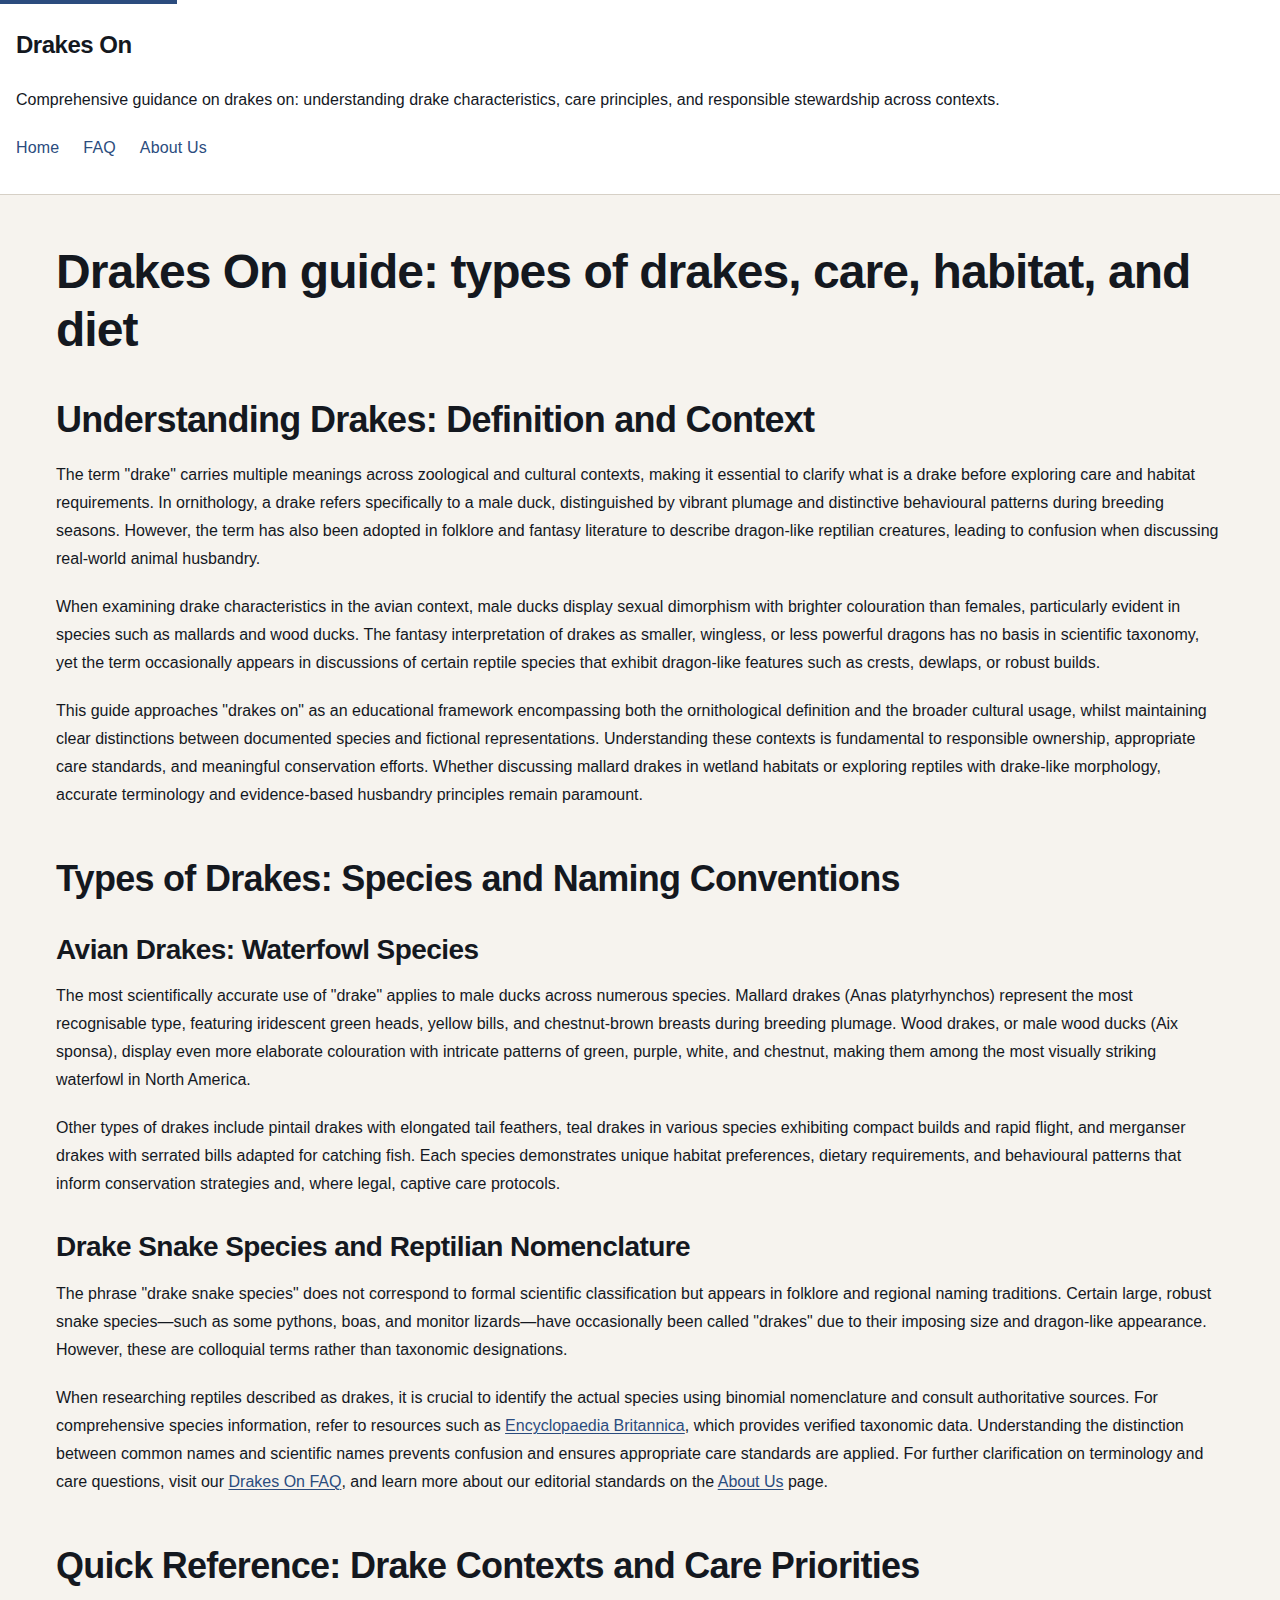
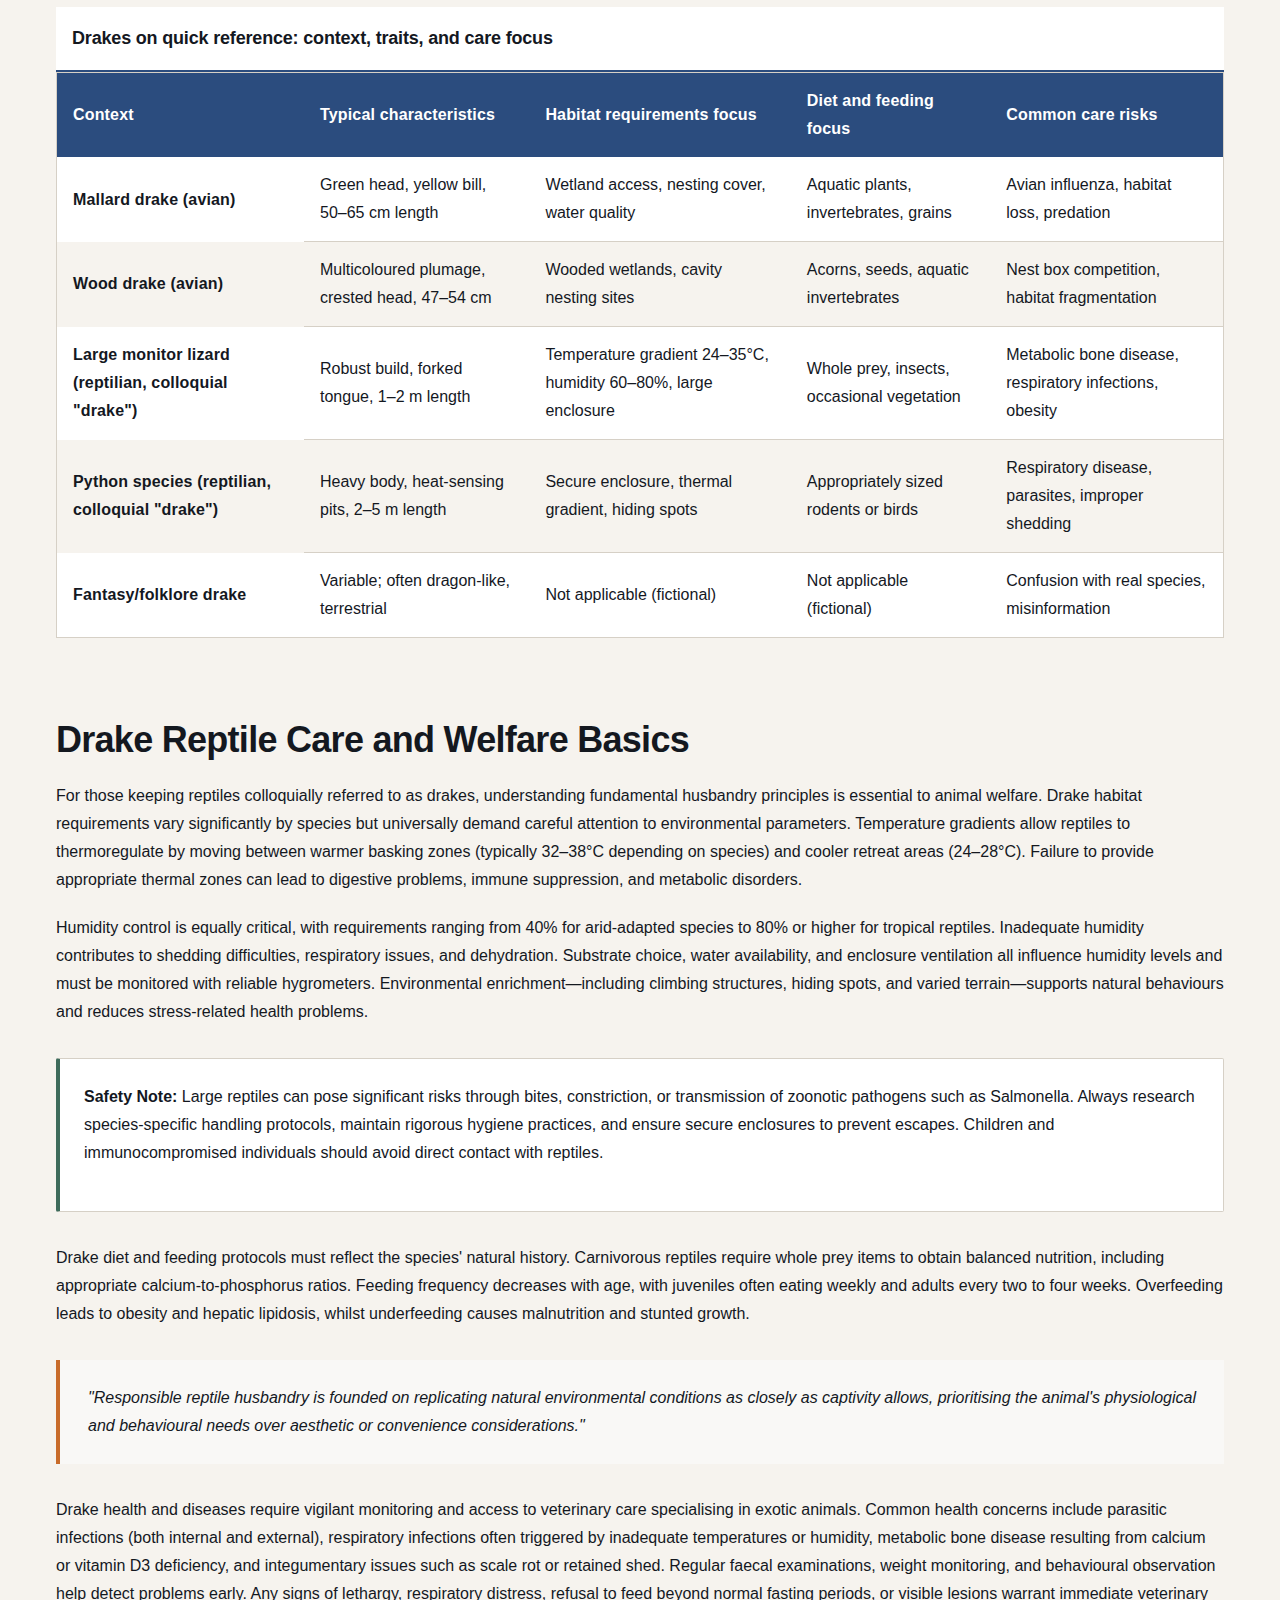
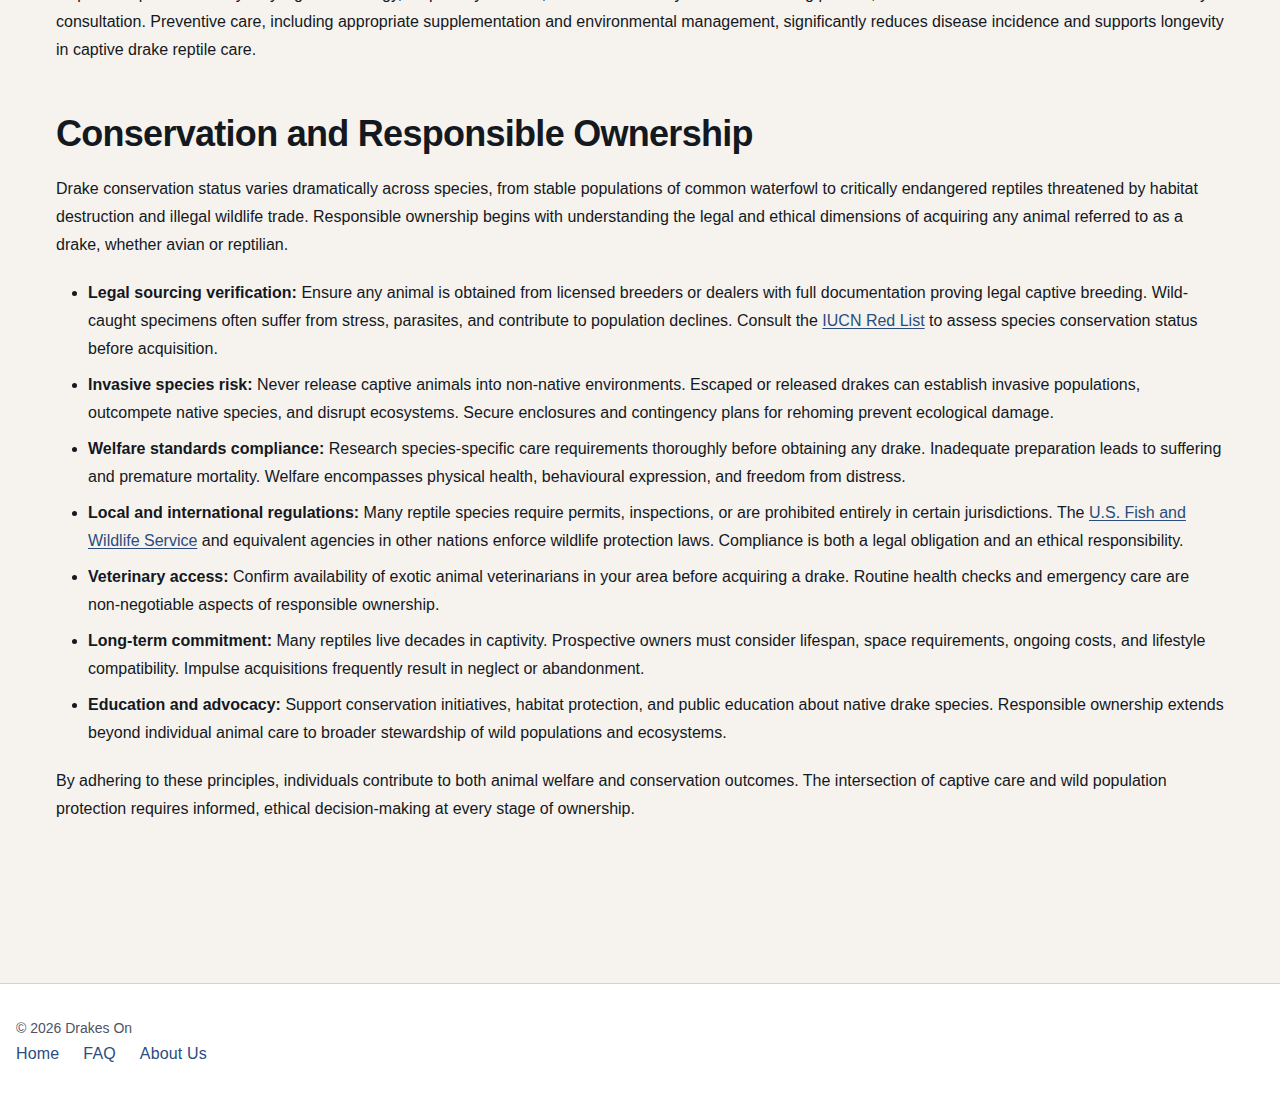
<file: index.html>
<!DOCTYPE html>
<html lang="en-GB">
<head><script>if(location.hostname==="drakeson.pages.dev"){location.replace("https://drakeson.org"+location.pathname+location.search)}</script>
<meta charset="UTF-8">
<meta name="viewport" content="width=device-width, initial-scale=1.0">
<title>Drakes On: Species Guide, Care Basics, and Habitat</title>
<meta name="description" content="International guide to drakes on: drake snake species, types of drakes, habitat requirements, diet and feeding, lifespan, health, and conservation.">
<link rel="canonical" href="https://drakeson.org/">
<link rel="stylesheet" href="style.css">
<meta property="og:title" content="Drakes On: Species Guide, Care Basics, and Habitat">
<meta property="og:description" content="International guide to drakes on: drake snake species, types of drakes, habitat requirements, diet and feeding, lifespan, health, and conservation.">
<meta property="og:url" content="https://drakeson.org/">
<meta property="og:type" content="website">
<meta property="og:locale" content="en_GB">
<meta name="twitter:card" content="summary">
<meta name="twitter:title" content="Drakes On: Species Guide, Care Basics, and Habitat">
<meta name="twitter:description" content="International guide to drakes on: drake snake species, types of drakes, habitat requirements, diet and feeding, lifespan, health, and conservation.">
<script type="application/ld+json">
{
  "@context": "https://schema.org",
  "@type": "Organization",
  "name": "Drakes On",
  "url": "https://drakeson.org/",
  "description": "International guide to drake species, care, habitat requirements, diet and feeding, and conservation."
}
</script>
</head>
<body>
<a href="#main" class="skip-link">Skip to main content</a>
<header>
<p class="site-name">Drakes On</p>
<p>Comprehensive guidance on drakes on: understanding drake characteristics, care principles, and responsible stewardship across contexts.</p>
<nav>
<ul>
<li><a href="/">Home</a></li>
<li><a href="/faq">FAQ</a></li>
<li><a href="/about-us">About Us</a></li>
</ul>
</nav>
</header>

<main id="main">
<article>
<h1>Drakes On guide: types of drakes, care, habitat, and diet</h1>

<section>
<h2>Understanding Drakes: Definition and Context</h2>
<p>The term "drake" carries multiple meanings across zoological and cultural contexts, making it essential to clarify what is a drake before exploring care and habitat requirements. In ornithology, a drake refers specifically to a male duck, distinguished by vibrant plumage and distinctive behavioural patterns during breeding seasons. However, the term has also been adopted in folklore and fantasy literature to describe dragon-like reptilian creatures, leading to confusion when discussing real-world animal husbandry.</p>
<p>When examining drake characteristics in the avian context, male ducks display sexual dimorphism with brighter colouration than females, particularly evident in species such as mallards and wood ducks. The fantasy interpretation of drakes as smaller, wingless, or less powerful dragons has no basis in scientific taxonomy, yet the term occasionally appears in discussions of certain reptile species that exhibit dragon-like features such as crests, dewlaps, or robust builds.</p>
<p>This guide approaches "drakes on" as an educational framework encompassing both the ornithological definition and the broader cultural usage, whilst maintaining clear distinctions between documented species and fictional representations. Understanding these contexts is fundamental to responsible ownership, appropriate care standards, and meaningful conservation efforts. Whether discussing mallard drakes in wetland habitats or exploring reptiles with drake-like morphology, accurate terminology and evidence-based husbandry principles remain paramount.</p>
</section>

<section>
<h2>Types of Drakes: Species and Naming Conventions</h2>

<h3>Avian Drakes: Waterfowl Species</h3>
<p>The most scientifically accurate use of "drake" applies to male ducks across numerous species. Mallard drakes (Anas platyrhynchos) represent the most recognisable type, featuring iridescent green heads, yellow bills, and chestnut-brown breasts during breeding plumage. Wood drakes, or male wood ducks (Aix sponsa), display even more elaborate colouration with intricate patterns of green, purple, white, and chestnut, making them among the most visually striking waterfowl in North America.</p>
<p>Other types of drakes include pintail drakes with elongated tail feathers, teal drakes in various species exhibiting compact builds and rapid flight, and merganser drakes with serrated bills adapted for catching fish. Each species demonstrates unique habitat preferences, dietary requirements, and behavioural patterns that inform conservation strategies and, where legal, captive care protocols.</p>

<h3>Drake Snake Species and Reptilian Nomenclature</h3>
<p>The phrase "drake snake species" does not correspond to formal scientific classification but appears in folklore and regional naming traditions. Certain large, robust snake species—such as some pythons, boas, and monitor lizards—have occasionally been called "drakes" due to their imposing size and dragon-like appearance. However, these are colloquial terms rather than taxonomic designations.</p>
<p>When researching reptiles described as drakes, it is crucial to identify the actual species using binomial nomenclature and consult authoritative sources. For comprehensive species information, refer to resources such as <a href="https://www.britannica.com/" rel="external">Encyclopaedia Britannica</a>, which provides verified taxonomic data. Understanding the distinction between common names and scientific names prevents confusion and ensures appropriate care standards are applied. For further clarification on terminology and care questions, visit our <a href="/faq">Drakes On FAQ</a>, and learn more about our editorial standards on the <a href="/about-us">About Us</a> page.</p>
</section>

<section>
<h2>Quick Reference: Drake Contexts and Care Priorities</h2>
<div class="table-wrapper">
<table>
<caption>Drakes on quick reference: context, traits, and care focus</caption>
<thead>
<tr>
<th scope="col">Context</th>
<th scope="col">Typical characteristics</th>
<th scope="col">Habitat requirements focus</th>
<th scope="col">Diet and feeding focus</th>
<th scope="col">Common care risks</th>
</tr>
</thead>
<tbody>
<tr>
<th scope="row">Mallard drake (avian)</th>
<td>Green head, yellow bill, 50–65 cm length</td>
<td>Wetland access, nesting cover, water quality</td>
<td>Aquatic plants, invertebrates, grains</td>
<td>Avian influenza, habitat loss, predation</td>
</tr>
<tr>
<th scope="row">Wood drake (avian)</th>
<td>Multicoloured plumage, crested head, 47–54 cm</td>
<td>Wooded wetlands, cavity nesting sites</td>
<td>Acorns, seeds, aquatic invertebrates</td>
<td>Nest box competition, habitat fragmentation</td>
</tr>
<tr>
<th scope="row">Large monitor lizard (reptilian, colloquial "drake")</th>
<td>Robust build, forked tongue, 1–2 m length</td>
<td>Temperature gradient 24–35°C, humidity 60–80%, large enclosure</td>
<td>Whole prey, insects, occasional vegetation</td>
<td>Metabolic bone disease, respiratory infections, obesity</td>
</tr>
<tr>
<th scope="row">Python species (reptilian, colloquial "drake")</th>
<td>Heavy body, heat-sensing pits, 2–5 m length</td>
<td>Secure enclosure, thermal gradient, hiding spots</td>
<td>Appropriately sized rodents or birds</td>
<td>Respiratory disease, parasites, improper shedding</td>
</tr>
<tr>
<th scope="row">Fantasy/folklore drake</th>
<td>Variable; often dragon-like, terrestrial</td>
<td>Not applicable (fictional)</td>
<td>Not applicable (fictional)</td>
<td>Confusion with real species, misinformation</td>
</tr>
</tbody>
</table>
</div>
</section>

<section>
<h2>Drake Reptile Care and Welfare Basics</h2>
<p>For those keeping reptiles colloquially referred to as drakes, understanding fundamental husbandry principles is essential to animal welfare. Drake habitat requirements vary significantly by species but universally demand careful attention to environmental parameters. Temperature gradients allow reptiles to thermoregulate by moving between warmer basking zones (typically 32–38°C depending on species) and cooler retreat areas (24–28°C). Failure to provide appropriate thermal zones can lead to digestive problems, immune suppression, and metabolic disorders.</p>
<p>Humidity control is equally critical, with requirements ranging from 40% for arid-adapted species to 80% or higher for tropical reptiles. Inadequate humidity contributes to shedding difficulties, respiratory issues, and dehydration. Substrate choice, water availability, and enclosure ventilation all influence humidity levels and must be monitored with reliable hygrometers. Environmental enrichment—including climbing structures, hiding spots, and varied terrain—supports natural behaviours and reduces stress-related health problems.</p>

<aside>
<p><strong>Safety Note:</strong> Large reptiles can pose significant risks through bites, constriction, or transmission of zoonotic pathogens such as Salmonella. Always research species-specific handling protocols, maintain rigorous hygiene practices, and ensure secure enclosures to prevent escapes. Children and immunocompromised individuals should avoid direct contact with reptiles.</p>
</aside>

<p>Drake diet and feeding protocols must reflect the species' natural history. Carnivorous reptiles require whole prey items to obtain balanced nutrition, including appropriate calcium-to-phosphorus ratios. Feeding frequency decreases with age, with juveniles often eating weekly and adults every two to four weeks. Overfeeding leads to obesity and hepatic lipidosis, whilst underfeeding causes malnutrition and stunted growth.</p>

<blockquote>
<p>"Responsible reptile husbandry is founded on replicating natural environmental conditions as closely as captivity allows, prioritising the animal's physiological and behavioural needs over aesthetic or convenience considerations."</p>
</blockquote>

<p>Drake health and diseases require vigilant monitoring and access to veterinary care specialising in exotic animals. Common health concerns include parasitic infections (both internal and external), respiratory infections often triggered by inadequate temperatures or humidity, metabolic bone disease resulting from calcium or vitamin D3 deficiency, and integumentary issues such as scale rot or retained shed. Regular faecal examinations, weight monitoring, and behavioural observation help detect problems early. Any signs of lethargy, respiratory distress, refusal to feed beyond normal fasting periods, or visible lesions warrant immediate veterinary consultation. Preventive care, including appropriate supplementation and environmental management, significantly reduces disease incidence and supports longevity in captive drake reptile care.</p>
</section>

<section>
<h2>Conservation and Responsible Ownership</h2>
<p>Drake conservation status varies dramatically across species, from stable populations of common waterfowl to critically endangered reptiles threatened by habitat destruction and illegal wildlife trade. Responsible ownership begins with understanding the legal and ethical dimensions of acquiring any animal referred to as a drake, whether avian or reptilian.</p>

<ul>
<li><strong>Legal sourcing verification:</strong> Ensure any animal is obtained from licensed breeders or dealers with full documentation proving legal captive breeding. Wild-caught specimens often suffer from stress, parasites, and contribute to population declines. Consult the <a href="https://www.iucnredlist.org/" rel="external">IUCN Red List</a> to assess species conservation status before acquisition.</li>
<li><strong>Invasive species risk:</strong> Never release captive animals into non-native environments. Escaped or released drakes can establish invasive populations, outcompete native species, and disrupt ecosystems. Secure enclosures and contingency plans for rehoming prevent ecological damage.</li>
<li><strong>Welfare standards compliance:</strong> Research species-specific care requirements thoroughly before obtaining any drake. Inadequate preparation leads to suffering and premature mortality. Welfare encompasses physical health, behavioural expression, and freedom from distress.</li>
<li><strong>Local and international regulations:</strong> Many reptile species require permits, inspections, or are prohibited entirely in certain jurisdictions. The <a href="https://www.fws.gov/" rel="external">U.S. Fish and Wildlife Service</a> and equivalent agencies in other nations enforce wildlife protection laws. Compliance is both a legal obligation and an ethical responsibility.</li>
<li><strong>Veterinary access:</strong> Confirm availability of exotic animal veterinarians in your area before acquiring a drake. Routine health checks and emergency care are non-negotiable aspects of responsible ownership.</li>
<li><strong>Long-term commitment:</strong> Many reptiles live decades in captivity. Prospective owners must consider lifespan, space requirements, ongoing costs, and lifestyle compatibility. Impulse acquisitions frequently result in neglect or abandonment.</li>
<li><strong>Education and advocacy:</strong> Support conservation initiatives, habitat protection, and public education about native drake species. Responsible ownership extends beyond individual animal care to broader stewardship of wild populations and ecosystems.</li>
</ul>

<p>By adhering to these principles, individuals contribute to both animal welfare and conservation outcomes. The intersection of captive care and wild population protection requires informed, ethical decision-making at every stage of ownership.</p>
</section>

</article>
</main>

<footer>
<p>&copy; 2026 Drakes On</p>
<nav>
<ul>
<li><a href="/">Home</a></li>
<li><a href="/faq">FAQ</a></li>
<li><a href="/about-us">About Us</a></li>
</ul>
</nav>
</footer>

</body>
</html>
</file>
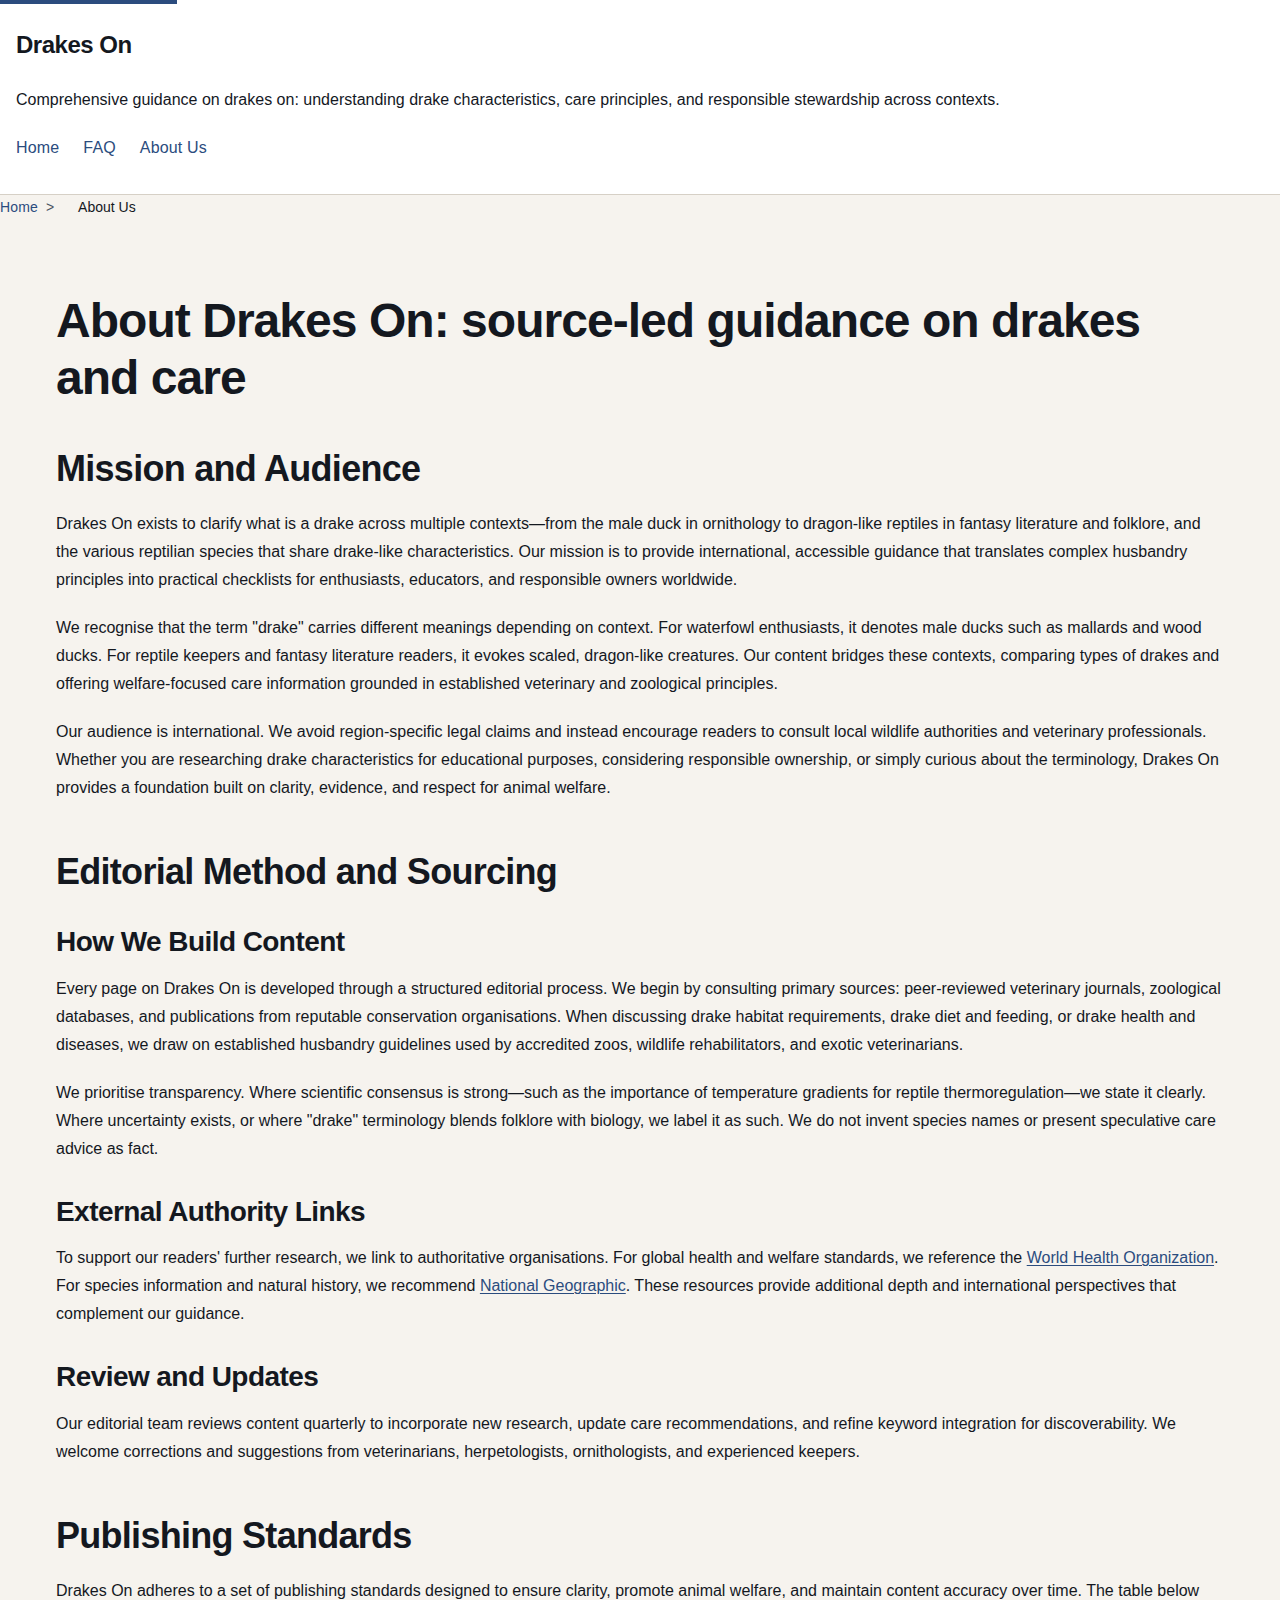
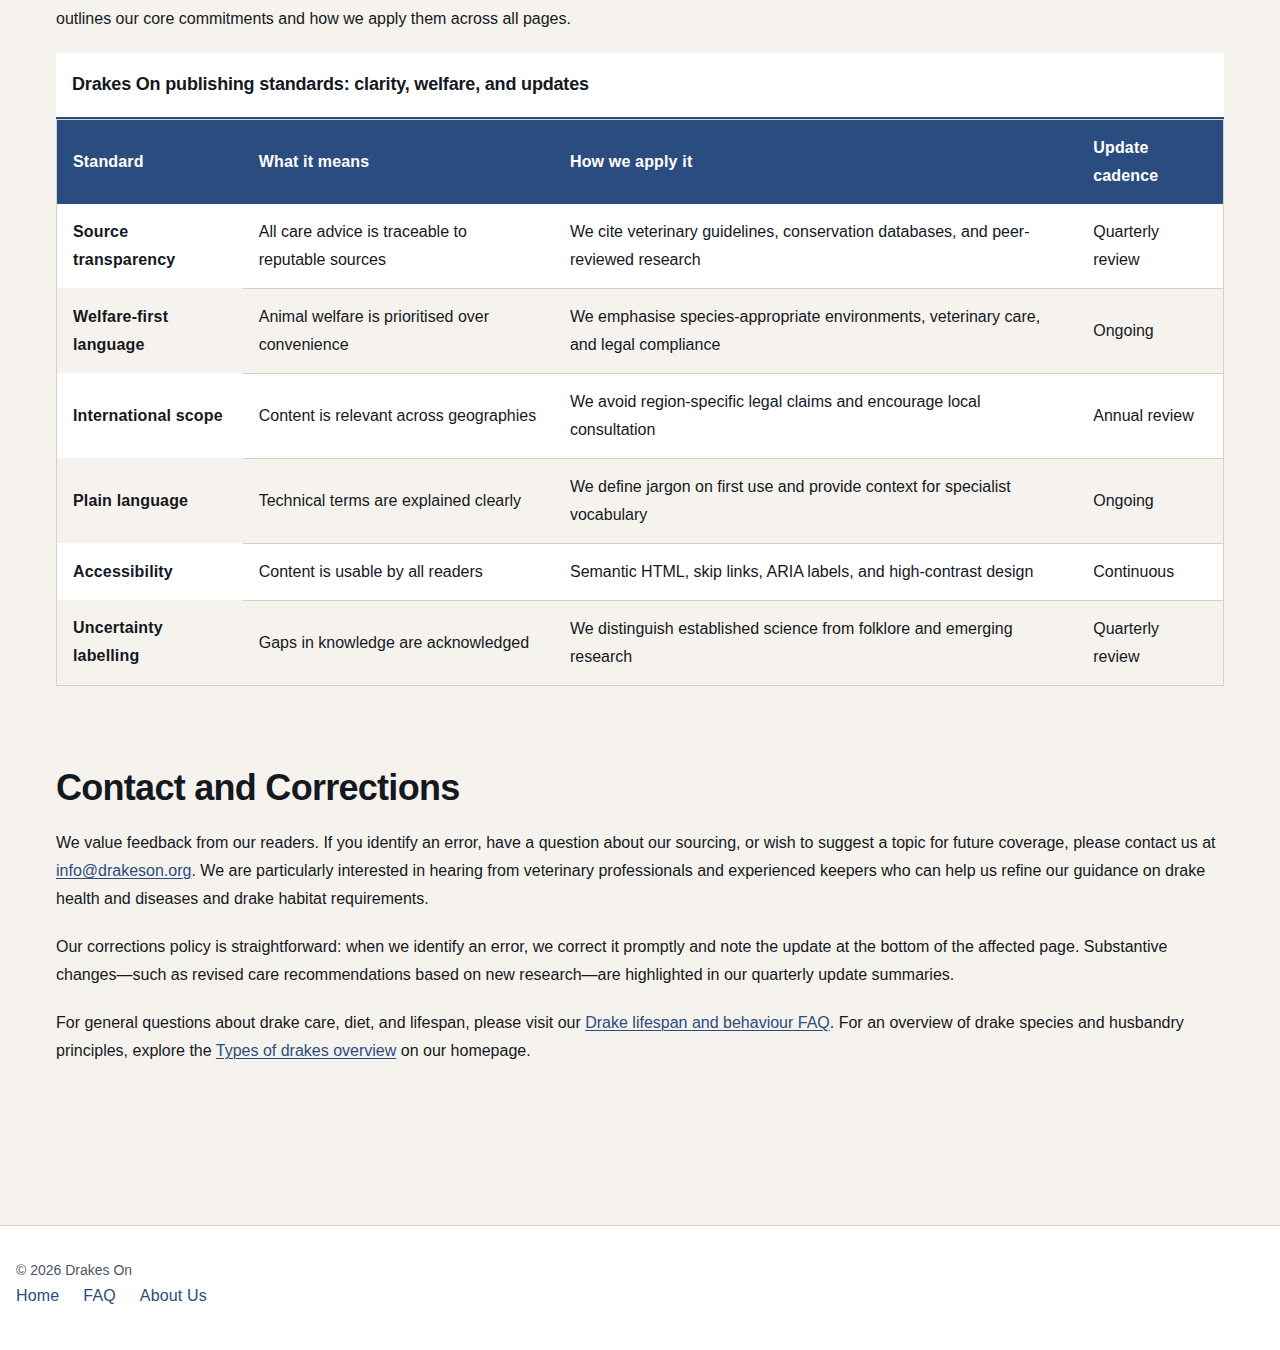
<file: about-us.html>
<!DOCTYPE html>
<html lang="en-GB">
<head><script>if(location.hostname==="drakeson.pages.dev"){location.replace("https://drakeson.org"+location.pathname+location.search)}</script>
<meta charset="UTF-8">
<meta name="viewport" content="width=device-width, initial-scale=1.0">
<title>About Drakes On: Our Method for Drake Care Guidance</title>
<meta name="description" content="Learn how Drakes On builds international, source-led guidance on drake characteristics, habitat requirements, diet and feeding, health, and responsible ownership.">
<link rel="canonical" href="https://drakeson.org/about-us">
<link rel="stylesheet" href="style.css">
</head>
<body>
<a href="#main" class="skip-link">Skip to main content</a>

<header>
<p class="site-name">Drakes On</p>
<p>Comprehensive guidance on drakes on: understanding drake characteristics, care principles, and responsible stewardship across contexts.</p>
<nav>
<ul>
<li><a href="/">Home</a></li>
<li><a href="/faq">FAQ</a></li>
<li><a href="/about-us" aria-current="page">About Us</a></li>
</ul>
</nav>
</header>

<nav aria-label="Breadcrumb">
<ul>
<li><a href="/">Home</a></li>
<li>About Us</li>
</ul>
</nav>

<main id="main">
<article>
<h1>About Drakes On: source-led guidance on drakes and care</h1>

<section>
<h2>Mission and Audience</h2>
<p>Drakes On exists to clarify what is a drake across multiple contexts—from the male duck in ornithology to dragon-like reptiles in fantasy literature and folklore, and the various reptilian species that share drake-like characteristics. Our mission is to provide international, accessible guidance that translates complex husbandry principles into practical checklists for enthusiasts, educators, and responsible owners worldwide.</p>
<p>We recognise that the term "drake" carries different meanings depending on context. For waterfowl enthusiasts, it denotes male ducks such as mallards and wood ducks. For reptile keepers and fantasy literature readers, it evokes scaled, dragon-like creatures. Our content bridges these contexts, comparing types of drakes and offering welfare-focused care information grounded in established veterinary and zoological principles.</p>
<p>Our audience is international. We avoid region-specific legal claims and instead encourage readers to consult local wildlife authorities and veterinary professionals. Whether you are researching drake characteristics for educational purposes, considering responsible ownership, or simply curious about the terminology, Drakes On provides a foundation built on clarity, evidence, and respect for animal welfare.</p>
</section>

<section>
<h2>Editorial Method and Sourcing</h2>
<h3>How We Build Content</h3>
<p>Every page on Drakes On is developed through a structured editorial process. We begin by consulting primary sources: peer-reviewed veterinary journals, zoological databases, and publications from reputable conservation organisations. When discussing drake habitat requirements, drake diet and feeding, or drake health and diseases, we draw on established husbandry guidelines used by accredited zoos, wildlife rehabilitators, and exotic veterinarians.</p>
<p>We prioritise transparency. Where scientific consensus is strong—such as the importance of temperature gradients for reptile thermoregulation—we state it clearly. Where uncertainty exists, or where "drake" terminology blends folklore with biology, we label it as such. We do not invent species names or present speculative care advice as fact.</p>
<h3>External Authority Links</h3>
<p>To support our readers' further research, we link to authoritative organisations. For global health and welfare standards, we reference the <a href="https://www.who.int/" rel="external">World Health Organization</a>. For species information and natural history, we recommend <a href="https://www.nationalgeographic.com/" rel="external">National Geographic</a>. These resources provide additional depth and international perspectives that complement our guidance.</p>
<h3>Review and Updates</h3>
<p>Our editorial team reviews content quarterly to incorporate new research, update care recommendations, and refine keyword integration for discoverability. We welcome corrections and suggestions from veterinarians, herpetologists, ornithologists, and experienced keepers.</p>
</section>

<section>
<h2>Publishing Standards</h2>
<p>Drakes On adheres to a set of publishing standards designed to ensure clarity, promote animal welfare, and maintain content accuracy over time. The table below outlines our core commitments and how we apply them across all pages.</p>
<div class="table-wrapper">
<table>
<caption>Drakes On publishing standards: clarity, welfare, and updates</caption>
<thead>
<tr>
<th scope="col">Standard</th>
<th scope="col">What it means</th>
<th scope="col">How we apply it</th>
<th scope="col">Update cadence</th>
</tr>
</thead>
<tbody>
<tr>
<th scope="row">Source transparency</th>
<td>All care advice is traceable to reputable sources</td>
<td>We cite veterinary guidelines, conservation databases, and peer-reviewed research</td>
<td>Quarterly review</td>
</tr>
<tr>
<th scope="row">Welfare-first language</th>
<td>Animal welfare is prioritised over convenience</td>
<td>We emphasise species-appropriate environments, veterinary care, and legal compliance</td>
<td>Ongoing</td>
</tr>
<tr>
<th scope="row">International scope</th>
<td>Content is relevant across geographies</td>
<td>We avoid region-specific legal claims and encourage local consultation</td>
<td>Annual review</td>
</tr>
<tr>
<th scope="row">Plain language</th>
<td>Technical terms are explained clearly</td>
<td>We define jargon on first use and provide context for specialist vocabulary</td>
<td>Ongoing</td>
</tr>
<tr>
<th scope="row">Accessibility</th>
<td>Content is usable by all readers</td>
<td>Semantic HTML, skip links, ARIA labels, and high-contrast design</td>
<td>Continuous</td>
</tr>
<tr>
<th scope="row">Uncertainty labelling</th>
<td>Gaps in knowledge are acknowledged</td>
<td>We distinguish established science from folklore and emerging research</td>
<td>Quarterly review</td>
</tr>
</tbody>
</table>
</div>
</section>

<section>
<h2>Contact and Corrections</h2>
<p>We value feedback from our readers. If you identify an error, have a question about our sourcing, or wish to suggest a topic for future coverage, please contact us at <a href="mailto:info@drakeson.org">info@drakeson.org</a>. We are particularly interested in hearing from veterinary professionals and experienced keepers who can help us refine our guidance on drake health and diseases and drake habitat requirements.</p>
<p>Our corrections policy is straightforward: when we identify an error, we correct it promptly and note the update at the bottom of the affected page. Substantive changes—such as revised care recommendations based on new research—are highlighted in our quarterly update summaries.</p>
<p>For general questions about drake care, diet, and lifespan, please visit our <a href="/faq">Drake lifespan and behaviour FAQ</a>. For an overview of drake species and husbandry principles, explore the <a href="/">Types of drakes overview</a> on our homepage.</p>
</section>

</article>
</main>

<footer>
<p>&copy; 2026 Drakes On</p>
<nav>
<ul>
<li><a href="/">Home</a></li>
<li><a href="/faq">FAQ</a></li>
<li><a href="/about-us">About Us</a></li>
</ul>
</nav>
</footer>

<script type="application/ld+json">
{
  "@context": "https://schema.org",
  "@type": "AboutPage",
  "name": "About Drakes On: Our Method for Drake Care Guidance",
  "description": "Learn how Drakes On builds international, source-led guidance on drake characteristics, habitat requirements, diet and feeding, health, and responsible ownership.",
  "url": "https://drakeson.org/about-us",
  "mainEntity": {
    "@type": "Organization",
    "name": "Drakes On",
    "url": "https://drakeson.org",
    "description": "International guide to drakes on: drake characteristics, types of drakes, habitat requirements, diet and feeding, and responsible ownership.",
    "contactPoint": {
      "@type": "ContactPoint",
      "email": "info@drakeson.org",
      "contactType": "Customer Service"
    }
  }
}
</script>

</body>
</html>
</file>
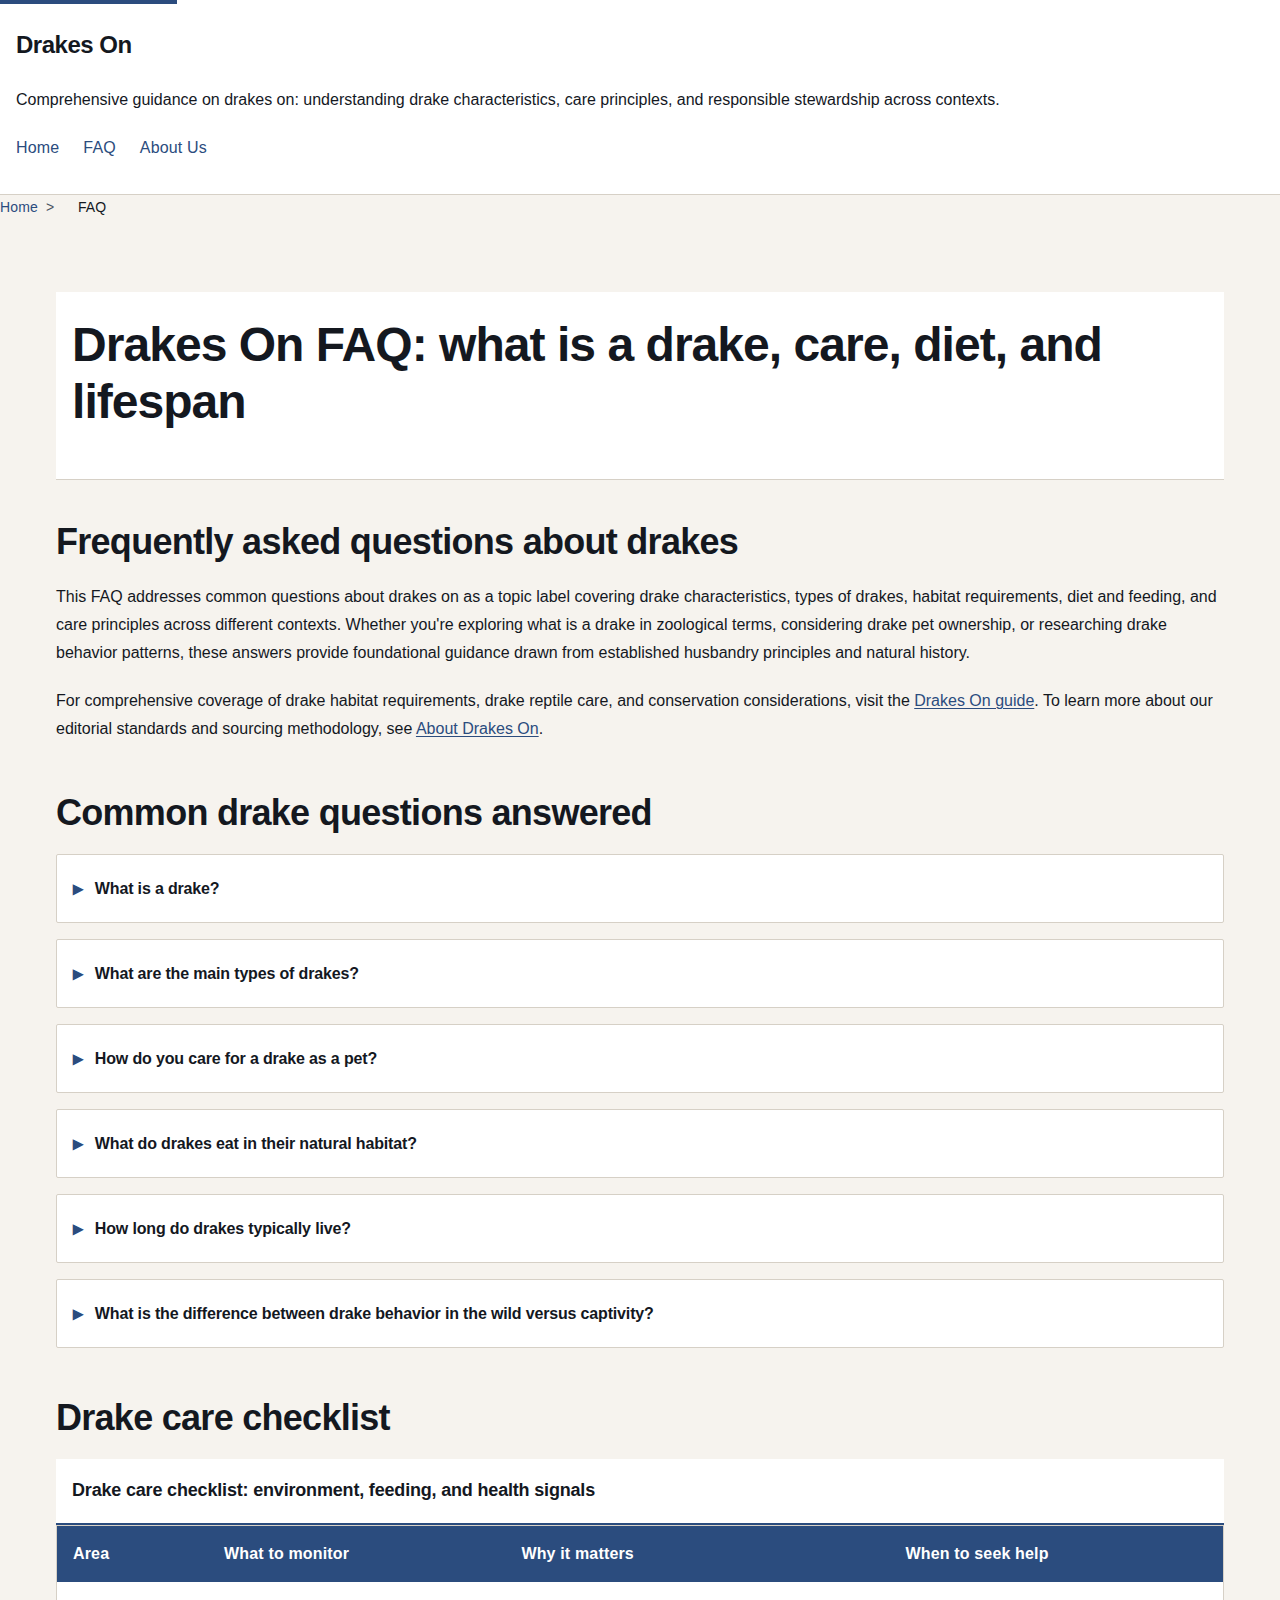
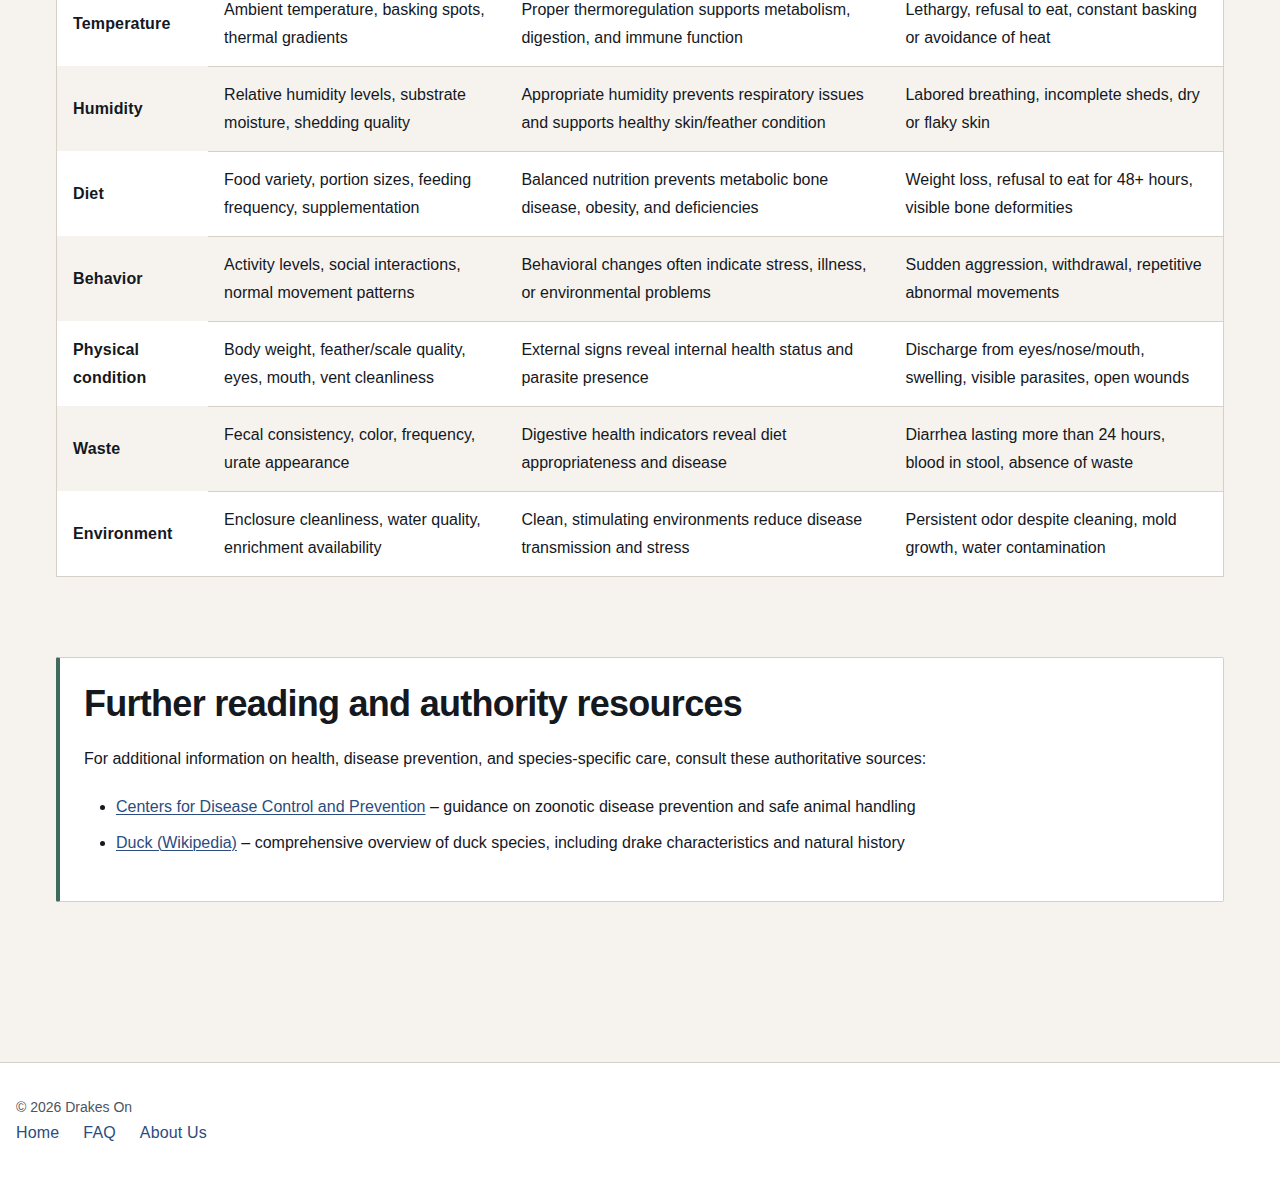
<file: faq.html>
<!DOCTYPE html>
<html lang="en-GB">
<head><script>if(location.hostname==="drakeson.pages.dev"){location.replace("https://drakeson.org"+location.pathname+location.search)}</script>
<meta charset="UTF-8">
<meta name="viewport" content="width=device-width, initial-scale=1.0">
<title>Drakes On FAQ: Types, Diet, Lifespan, and Behaviour</title>
<meta name="description" content="Answers to common drakes on questions: what is a drake, types of drakes, habitat requirements, diet and feeding, lifespan, and wild vs captive behaviour.">
<link rel="canonical" href="https://drakeson.org/faq">
<link rel="stylesheet" href="style.css">
</head>
<body>
<a href="#main" class="skip-link">Skip to main content</a>

<header>
<p class="site-name">Drakes On</p>
<p>Comprehensive guidance on drakes on: understanding drake characteristics, care principles, and responsible stewardship across contexts.</p>
<nav>
<ul>
<li><a href="/">Home</a></li>
<li><a href="/faq" aria-current="page">FAQ</a></li>
<li><a href="/about-us">About Us</a></li>
</ul>
</nav>
</header>

<nav aria-label="Breadcrumb">
<ul>
<li><a href="/">Home</a></li>
<li>FAQ</li>
</ul>
</nav>

<main id="main">
<article>
<header>
<h1>Drakes On FAQ: what is a drake, care, diet, and lifespan</h1>
</header>

<section>
<h2>Frequently asked questions about drakes</h2>
<p>This FAQ addresses common questions about drakes on as a topic label covering drake characteristics, types of drakes, habitat requirements, diet and feeding, and care principles across different contexts. Whether you're exploring what is a drake in zoological terms, considering drake pet ownership, or researching drake behavior patterns, these answers provide foundational guidance drawn from established husbandry principles and natural history.</p>
<p>For comprehensive coverage of drake habitat requirements, drake reptile care, and conservation considerations, visit the <a href="/">Drakes On guide</a>. To learn more about our editorial standards and sourcing methodology, see <a href="/about-us">About Drakes On</a>.</p>
</section>

<section>
<h2>Common drake questions answered</h2>

<details>
<summary>What is a drake?</summary>
<p>A drake is a male duck or a type of dragon-like reptile in fantasy contexts. In zoological terms, it can also refer to certain species of snakes or lizards with drake-like characteristics. The term "drake" has multiple meanings depending on context: in ornithology, it specifically denotes male ducks of various species, particularly during breeding season when their plumage is most distinctive. In folklore and fantasy literature, drakes are often depicted as smaller dragon-like creatures or reptilian beings. Some herpetological discussions use "drake" colloquially to describe certain lizards or snakes that exhibit robust, dragon-like features, though this is not a formal taxonomic designation. Understanding what is a drake requires recognizing these different contextual uses and avoiding conflation between scientific terminology and popular culture references.</p>
</details>

<details>
<summary>What are the main types of drakes?</summary>
<p>Drakes vary by species, including mallard drakes, wood drakes, and various reptilian species. Each type has distinct physical features and behavioral patterns specific to their classification. Mallard drakes are among the most recognizable, displaying iridescent green head plumage and distinctive coloring during breeding season. Wood drakes, also known as wood ducks, feature elaborate patterns and are native to North American wetlands. When discussing types of drakes in a reptilian context, the term often refers to robust lizard species or folklore-inspired naming conventions rather than formal scientific classifications. Drake snake species may describe serpents with particularly stout builds or dragon-like appearance in popular nomenclature. Each type exhibits unique habitat preferences, dietary requirements, and social structures that reflect their evolutionary adaptations and ecological niches.</p>
</details>

<details>
<summary>How do you care for a drake as a pet?</summary>
<p>Drake care depends on the species but generally requires appropriate habitat temperature, humidity, proper diet, and regular veterinary checkups to ensure optimal health. For avian drakes such as domestic ducks, care involves providing adequate water for swimming and foraging, balanced waterfowl feed, secure housing protection from predators, and sufficient space for natural behaviors. Drake reptile care, when referring to lizards or similar species, demands precise environmental controls including temperature gradients for thermoregulation, appropriate humidity levels, UVB lighting for metabolic health, and species-appropriate substrate. Drake habitat requirements must replicate natural conditions as closely as possible to support physical and psychological wellbeing. Regular health monitoring for signs of respiratory issues, parasites, or nutritional deficiencies is essential. Always consult with veterinarians experienced in the specific species, and ensure legal compliance with local regulations regarding drake pet ownership before acquiring any animal.</p>
</details>

<details>
<summary>What do drakes eat in their natural habitat?</summary>
<p>Drake diet varies by species; aquatic drakes typically consume aquatic plants and small organisms, while terrestrial drakes may eat insects, small mammals, or vegetation. Mallard drakes and other waterfowl species are omnivorous, feeding on seeds, aquatic vegetation, insects, small fish, and invertebrates found in wetland environments. Their diet changes seasonally based on food availability and nutritional needs during breeding and migration periods. Drake diet and feeding patterns for reptilian species depend entirely on their classification: carnivorous species may hunt insects, small rodents, or other prey, while herbivorous species consume leaves, flowers, and fruits. Understanding natural drake diet and feeding behaviors is crucial for providing appropriate nutrition in captivity. Captive diets should replicate the nutritional profile and feeding behaviors of wild populations, incorporating variety, appropriate supplementation, and feeding schedules that match natural activity patterns.</p>
</details>

<details>
<summary>How long do drakes typically live?</summary>
<p>Lifespan varies significantly by species, ranging from 5-15 years in captivity for most common drake species, with some living considerably longer. Wild mallard drakes typically live 5-10 years, though predation, disease, and environmental factors often reduce average lifespan. In protected captive environments with optimal care, drake lifespan can extend beyond typical wild expectations. Reptilian species referred to as drakes show even greater variation: smaller lizard species may live 5-10 years, while larger, well-cared-for specimens can reach 15-20 years or more. Drake lifespan is influenced by genetics, diet quality, environmental conditions, veterinary care, and stress levels. Proper drake habitat requirements, including appropriate temperature, humidity, and enrichment, directly impact longevity. Regular health monitoring and prompt treatment of drake health and diseases contribute significantly to achieving maximum lifespan potential in captive populations.</p>
</details>

<details>
<summary>What is the difference between drake behavior in the wild versus captivity?</summary>
<p>Wild drakes exhibit natural migration, foraging, and social behaviors, while captive drakes may display altered behaviors due to environmental constraints and human interaction. Drake behavior patterns in natural settings include seasonal migration, complex courtship displays, territorial defense, and diverse foraging strategies adapted to changing environmental conditions. Wild drakes engage in natural predator avoidance, social hierarchies, and breeding behaviors shaped by evolutionary pressures. In captivity, space limitations, altered social groupings, and predictable feeding schedules can modify these behaviors. Captive drakes may show reduced flight behavior, altered social dynamics, and habituation to human presence. Some natural behaviors may be suppressed while others, such as stereotypic pacing or feather plucking, may emerge as indicators of suboptimal welfare. Understanding drake behavior patterns helps caregivers provide appropriate enrichment, social opportunities, and environmental complexity to support natural behavioral expression even within captive settings.</p>
</details>
</section>

<section>
<h2>Drake care checklist</h2>
<div class="table-wrapper">
<table>
<caption>Drake care checklist: environment, feeding, and health signals</caption>
<thead>
<tr>
<th scope="col">Area</th>
<th scope="col">What to monitor</th>
<th scope="col">Why it matters</th>
<th scope="col">When to seek help</th>
</tr>
</thead>
<tbody>
<tr>
<th scope="row">Temperature</th>
<td>Ambient temperature, basking spots, thermal gradients</td>
<td>Proper thermoregulation supports metabolism, digestion, and immune function</td>
<td>Lethargy, refusal to eat, constant basking or avoidance of heat</td>
</tr>
<tr>
<th scope="row">Humidity</th>
<td>Relative humidity levels, substrate moisture, shedding quality</td>
<td>Appropriate humidity prevents respiratory issues and supports healthy skin/feather condition</td>
<td>Labored breathing, incomplete sheds, dry or flaky skin</td>
</tr>
<tr>
<th scope="row">Diet</th>
<td>Food variety, portion sizes, feeding frequency, supplementation</td>
<td>Balanced nutrition prevents metabolic bone disease, obesity, and deficiencies</td>
<td>Weight loss, refusal to eat for 48+ hours, visible bone deformities</td>
</tr>
<tr>
<th scope="row">Behavior</th>
<td>Activity levels, social interactions, normal movement patterns</td>
<td>Behavioral changes often indicate stress, illness, or environmental problems</td>
<td>Sudden aggression, withdrawal, repetitive abnormal movements</td>
</tr>
<tr>
<th scope="row">Physical condition</th>
<td>Body weight, feather/scale quality, eyes, mouth, vent cleanliness</td>
<td>External signs reveal internal health status and parasite presence</td>
<td>Discharge from eyes/nose/mouth, swelling, visible parasites, open wounds</td>
</tr>
<tr>
<th scope="row">Waste</th>
<td>Fecal consistency, color, frequency, urate appearance</td>
<td>Digestive health indicators reveal diet appropriateness and disease</td>
<td>Diarrhea lasting more than 24 hours, blood in stool, absence of waste</td>
</tr>
<tr>
<th scope="row">Environment</th>
<td>Enclosure cleanliness, water quality, enrichment availability</td>
<td>Clean, stimulating environments reduce disease transmission and stress</td>
<td>Persistent odor despite cleaning, mold growth, water contamination</td>
</tr>
</tbody>
</table>
</div>
</section>

<aside>
<h2>Further reading and authority resources</h2>
<p>For additional information on health, disease prevention, and species-specific care, consult these authoritative sources:</p>
<ul>
<li><a href="https://www.cdc.gov/" rel="external">Centers for Disease Control and Prevention</a> – guidance on zoonotic disease prevention and safe animal handling</li>
<li><a href="https://en.wikipedia.org/wiki/Duck" rel="external">Duck (Wikipedia)</a> – comprehensive overview of duck species, including drake characteristics and natural history</li>
</ul>
</aside>

</article>
</main>

<footer>
<p>&copy; 2026 Drakes On</p>
<nav>
<ul>
<li><a href="/">Home</a></li>
<li><a href="/faq">FAQ</a></li>
<li><a href="/about-us">About Us</a></li>
</ul>
</nav>
</footer>

<script type="application/ld+json">
{
  "@context": "https://schema.org",
  "@type": "FAQPage",
  "mainEntity": [
    {
      "@type": "Question",
      "name": "What is a drake?",
      "acceptedAnswer": {
        "@type": "Answer",
        "text": "A drake is a male duck or a type of dragon-like reptile in fantasy contexts. In zoological terms, it can also refer to certain species of snakes or lizards with drake-like characteristics. The term has multiple meanings depending on context: in ornithology, it specifically denotes male ducks of various species, particularly during breeding season when their plumage is most distinctive."
      }
    },
    {
      "@type": "Question",
      "name": "What are the main types of drakes?",
      "acceptedAnswer": {
        "@type": "Answer",
        "text": "Drakes vary by species, including mallard drakes, wood drakes, and various reptilian species. Each type has distinct physical features and behavioral patterns specific to their classification. Mallard drakes are among the most recognizable, displaying iridescent green head plumage and distinctive coloring during breeding season."
      }
    },
    {
      "@type": "Question",
      "name": "How do you care for a drake as a pet?",
      "acceptedAnswer": {
        "@type": "Answer",
        "text": "Drake care depends on the species but generally requires appropriate habitat temperature, humidity, proper diet, and regular veterinary checkups to ensure optimal health. For avian drakes such as domestic ducks, care involves providing adequate water for swimming and foraging, balanced waterfowl feed, secure housing protection from predators, and sufficient space for natural behaviors."
      }
    },
    {
      "@type": "Question",
      "name": "What do drakes eat in their natural habitat?",
      "acceptedAnswer": {
        "@type": "Answer",
        "text": "Drake diet varies by species; aquatic drakes typically consume aquatic plants and small organisms, while terrestrial drakes may eat insects, small mammals, or vegetation. Mallard drakes and other waterfowl species are omnivorous, feeding on seeds, aquatic vegetation, insects, small fish, and invertebrates found in wetland environments."
      }
    },
    {
      "@type": "Question",
      "name": "How long do drakes typically live?",
      "acceptedAnswer": {
        "@type": "Answer",
        "text": "Lifespan varies significantly by species, ranging from 5-15 years in captivity for most common drake species, with some living considerably longer. Wild mallard drakes typically live 5-10 years, though predation, disease, and environmental factors often reduce average lifespan."
      }
    },
    {
      "@type": "Question",
      "name": "What is the difference between drake behavior in the wild versus captivity?",
      "acceptedAnswer": {
        "@type": "Answer",
        "text": "Wild drakes exhibit natural migration, foraging, and social behaviors, while captive drakes may display altered behaviors due to environmental constraints and human interaction. Drake behavior patterns in natural settings include seasonal migration, complex courtship displays, territorial defense, and diverse foraging strategies adapted to changing environmental conditions."
      }
    }
  ]
}
</script>

</body>
</html>
</file>
<file: style.css>
:root {
  --color-primary: #2B4C7E;
  --color-secondary: #3E6B5B;
  --color-accent: #C86B2A;
  --color-background: #F6F3EE;
  --color-surface: #FFFFFF;
  --color-text: #14181F;
  --color-text-muted: #4B5563;
  --color-border: #D6D0C6;
  --radius: 2px;
  --space: 1rem;
  --maxw: 1200px;
  --transition-speed: 0.2s;
}

* {
  margin: 0;
  padding: 0;
  box-sizing: border-box;
}

html {
  font-size: 100%;
  -webkit-text-size-adjust: 100%;
}

body {
  font-family: -apple-system, BlinkMacSystemFont, "Segoe UI", Roboto, "Helvetica Neue", Arial, sans-serif;
  font-size: 1rem;
  line-height: 1.75;
  color: var(--color-text);
  background-color: var(--color-background);
  -webkit-font-smoothing: antialiased;
  -moz-osx-font-smoothing: grayscale;
}

a {
  color: var(--color-primary);
  text-decoration: underline;
  text-decoration-thickness: 1px;
  text-underline-offset: 2px;
  transition: color var(--transition-speed) ease, text-decoration-color var(--transition-speed) ease;
}

a:hover {
  color: var(--color-accent);
  text-decoration-color: var(--color-accent);
}

a:focus-visible {
  outline: 2px solid var(--color-primary);
  outline-offset: 3px;
  border-radius: var(--radius);
}

h1, h2, h3, h4, h5, h6 {
  font-weight: 700;
  line-height: 1.2;
  letter-spacing: -0.02em;
  margin-bottom: 1rem;
  color: var(--color-text);
}

h1 {
  font-size: 2.5rem;
  margin-bottom: 1.5rem;
}

h2 {
  font-size: 2rem;
  margin-top: 2.5rem;
  margin-bottom: 1.25rem;
}

h3 {
  font-size: 1.5rem;
  margin-top: 2rem;
  margin-bottom: 1rem;
}

h4 {
  font-size: 1.25rem;
  margin-top: 1.5rem;
}

h5 {
  font-size: 1.125rem;
  margin-top: 1.25rem;
}

h6 {
  font-size: 1rem;
  margin-top: 1rem;
}

p {
  margin-bottom: 1.25rem;
}

ul, ol {
  margin-bottom: 1.25rem;
  padding-left: 2rem;
}

li {
  margin-bottom: 0.5rem;
}

img {
  max-width: 100%;
  height: auto;
  display: block;
}

.skip-link {
  position: absolute;
  top: -40px;
  left: 0;
  background: var(--color-primary);
  color: var(--color-surface);
  padding: 0.5rem 1rem;
  text-decoration: none;
  z-index: 100;
}

.skip-link:focus {
  top: 0;
}

body {
  display: grid;
  grid-template-rows: auto 1fr auto;
  min-height: 100vh;
}

header {
  background-color: var(--color-surface);
  border-bottom: 1px solid var(--color-border);
  padding: 1.5rem var(--space);
}

header > div {
  max-width: var(--maxw);
  margin: 0 auto;
  display: flex;
  flex-direction: column;
  gap: 1rem;
}

header .site-name {
  font-size: 1.5rem;
  font-weight: 700;
  letter-spacing: -0.02em;
  color: var(--color-text);
}

nav ul {
  list-style: none;
  padding: 0;
  margin: 0;
  display: flex;
  flex-wrap: wrap;
  gap: 1.5rem;
}

nav a {
  text-decoration: none;
  font-weight: 500;
  letter-spacing: 0.01em;
  transition: color var(--transition-speed) ease;
}

nav a:hover {
  color: var(--color-accent);
}

nav a:focus-visible {
  outline: 2px solid var(--color-primary);
  outline-offset: 3px;
}

main {
  max-width: var(--maxw);
  margin: 0 auto;
  padding: 2rem var(--space);
  width: 100%;
}

article, section {
  margin-bottom: 3rem;
}

section:last-child {
  margin-bottom: 0;
}

nav[aria-label="Breadcrumb"] {
  margin-bottom: 1.5rem;
  font-size: 0.875rem;
}

nav[aria-label="Breadcrumb"] ol {
  list-style: none;
  padding: 0;
  margin: 0;
  display: flex;
  flex-wrap: wrap;
  gap: 0.5rem;
}

nav[aria-label="Breadcrumb"] li {
  margin: 0;
}

nav[aria-label="Breadcrumb"] li:not(:last-child)::after {
  content: ">";
  margin-left: 0.5rem;
  color: var(--color-text-muted);
}

table {
  width: 100%;
  border-collapse: collapse;
  margin-bottom: 2rem;
  background-color: var(--color-surface);
  border: 1px solid var(--color-border);
  font-size: 0.9375rem;
}

caption {
  font-weight: 700;
  text-align: left;
  padding: 1rem;
  background-color: var(--color-surface);
  border-bottom: 2px solid var(--color-primary);
  letter-spacing: -0.01em;
  font-size: 1.125rem;
}

thead {
  background-color: var(--color-primary);
  color: var(--color-surface);
}

th {
  text-align: left;
  padding: 0.875rem 1rem;
  font-weight: 600;
  letter-spacing: 0.01em;
}

td {
  padding: 0.875rem 1rem;
  border-bottom: 1px solid var(--color-border);
}

tbody tr:nth-child(even) {
  background-color: var(--color-background);
}

tbody tr:hover {
  background-color: #E8E4DC;
  transition: background-color var(--transition-speed) ease;
}

.table-wrapper {
  overflow-x: auto;
  margin-bottom: 2rem;
}

details {
  background-color: var(--color-surface);
  border: 1px solid var(--color-border);
  border-radius: var(--radius);
  padding: 1rem;
  margin-bottom: 1rem;
}

summary {
  font-weight: 600;
  cursor: pointer;
  list-style: none;
  display: flex;
  align-items: center;
  gap: 0.75rem;
  letter-spacing: -0.01em;
  transition: color var(--transition-speed) ease;
}

summary::-webkit-details-marker {
  display: none;
}

summary::before {
  content: "▸";
  color: var(--color-primary);
  font-size: 1.25rem;
  transition: transform var(--transition-speed) ease;
  flex-shrink: 0;
}

details[open] summary::before {
  transform: rotate(90deg);
}

summary:hover {
  color: var(--color-primary);
}

summary:focus-visible {
  outline: 2px solid var(--color-primary);
  outline-offset: 3px;
  border-radius: var(--radius);
}

details[open] summary {
  margin-bottom: 1rem;
  padding-bottom: 1rem;
  border-bottom: 1px solid var(--color-border);
}

details p:last-child {
  margin-bottom: 0;
}

blockquote {
  margin: 2rem 0;
  padding: 1.5rem;
  padding-left: 1.75rem;
  background-color: #F9F8F6;
  border-left: 4px solid var(--color-accent);
  font-style: italic;
  color: var(--color-text);
}

blockquote p:last-child {
  margin-bottom: 0;
}

aside {
  background-color: var(--color-surface);
  border: 1px solid var(--color-border);
  border-left: 4px solid var(--color-secondary);
  padding: 1.5rem;
  margin: 2rem 0;
  border-radius: var(--radius);
}

aside h2, aside h3, aside h4 {
  margin-top: 0;
}

footer {
  background-color: var(--color-surface);
  border-top: 1px solid var(--color-border);
  padding: 2rem var(--space);
  margin-top: 4rem;
}

footer > div {
  max-width: var(--maxw);
  margin: 0 auto;
  display: flex;
  flex-direction: column;
  gap: 1.5rem;
}

footer nav ul {
  list-style: none;
  padding: 0;
  margin: 0;
  display: flex;
  flex-wrap: wrap;
  gap: 1.5rem;
}

footer p {
  margin: 0;
  color: var(--color-text-muted);
  font-size: 0.875rem;
}

@media (min-width: 768px) {
  h1 {
    font-size: 3rem;
  }

  h2 {
    font-size: 2.25rem;
  }

  h3 {
    font-size: 1.75rem;
  }

  header > div {
    flex-direction: row;
    justify-content: space-between;
    align-items: center;
  }

  main {
    padding: 3rem var(--space);
  }

  footer > div {
    flex-direction: row;
    justify-content: space-between;
    align-items: center;
  }
}

@media (min-width: 1024px) {
  thead {
    position: sticky;
    top: 0;
    z-index: 10;
  }

  table {
    font-size: 1rem;
  }
}

@media (prefers-reduced-motion: reduce) {
  *,
  *::before,
  *::after {
    animation-duration: 0.01ms !important;
    animation-iteration-count: 1 !important;
    transition-duration: 0.01ms !important;
    scroll-behavior: auto !important;
  }
}

@media print {
  body {
    background-color: white;
    color: black;
  }

  header, footer, nav, aside {
    background-color: transparent;
    border: none;
  }

  a {
    text-decoration: underline;
    color: black;
  }

  a[href^="http"]::after {
    content: " (" attr(href) ")";
    font-size: 0.875rem;
    font-style: italic;
  }

  details[open] summary::before {
    content: "";
  }

  details summary::before {
    content: "";
  }

  thead {
    background-color: #f0f0f0;
    color: black;
  }

  tbody tr:nth-child(even) {
    background-color: #f9f9f9;
  }

  blockquote {
    background-color: #f5f5f5;
  }

  main {
    max-width: 100%;
  }
}
</file>
